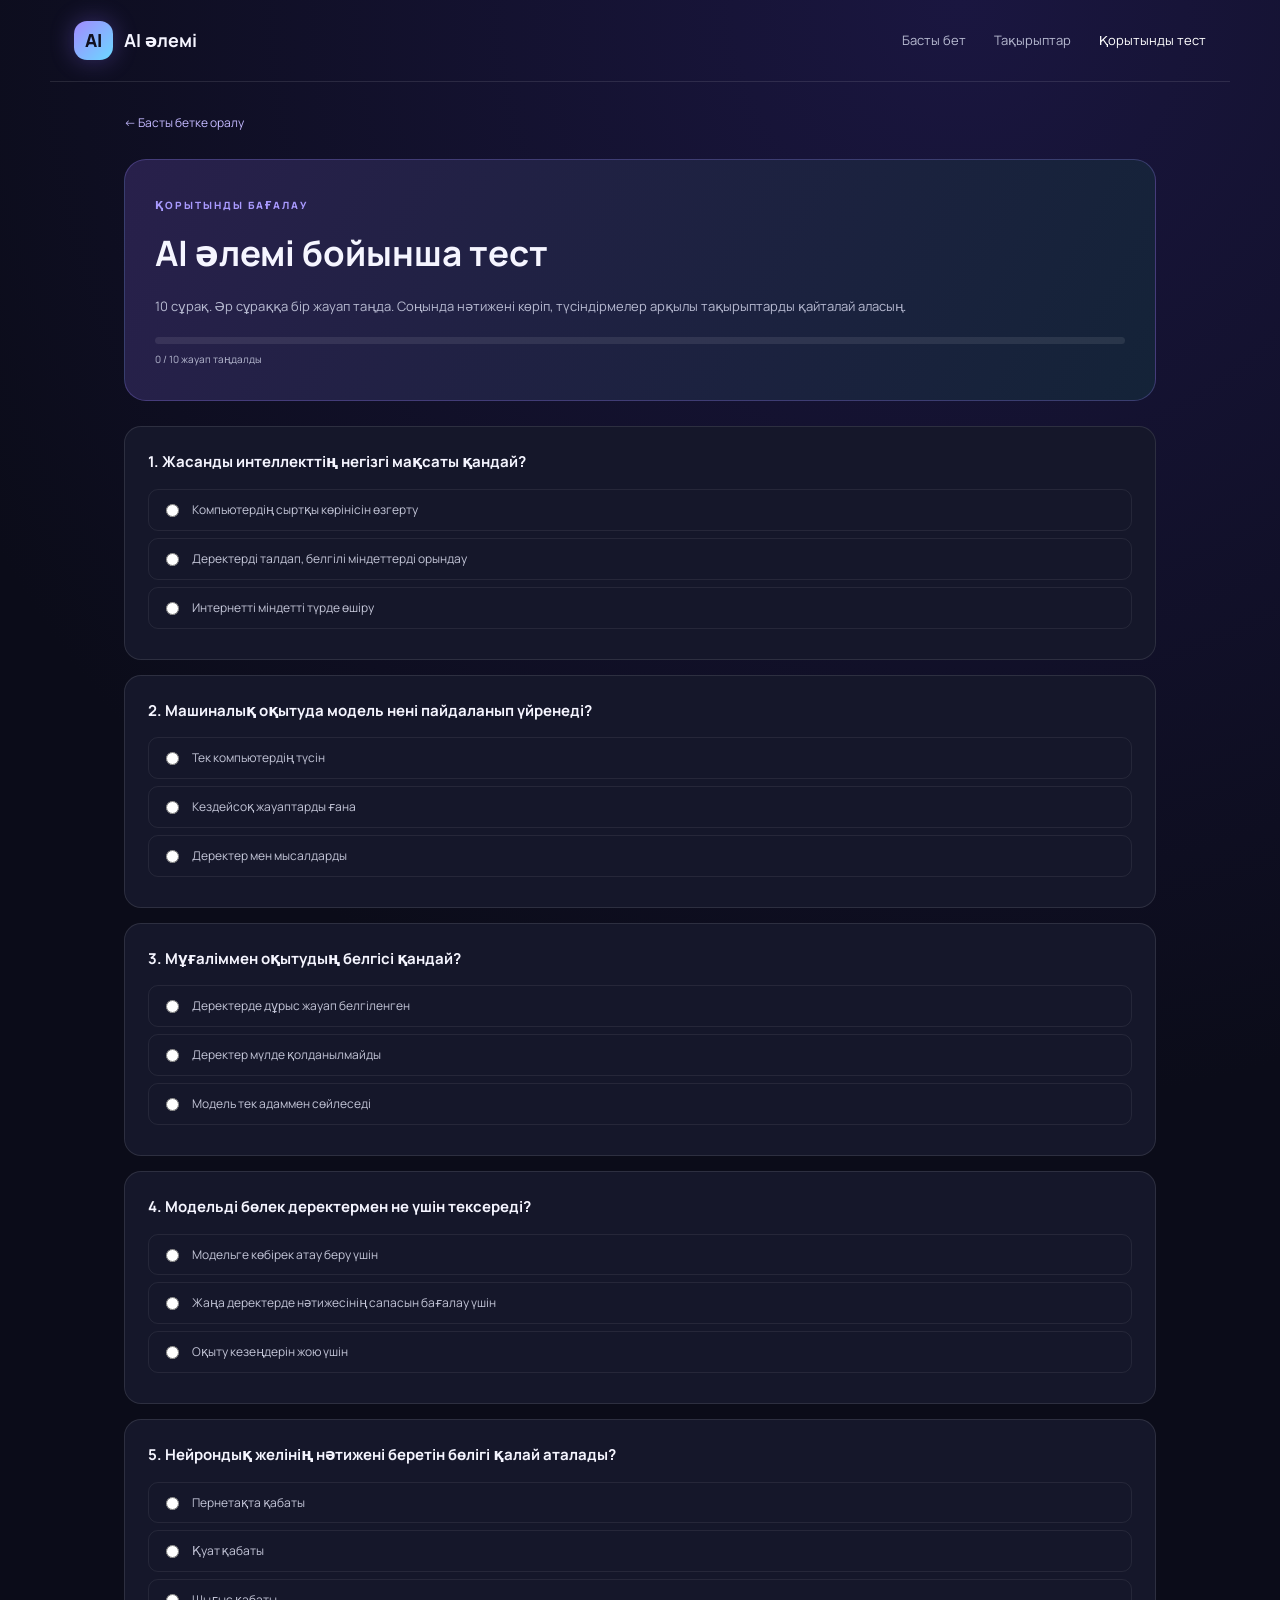
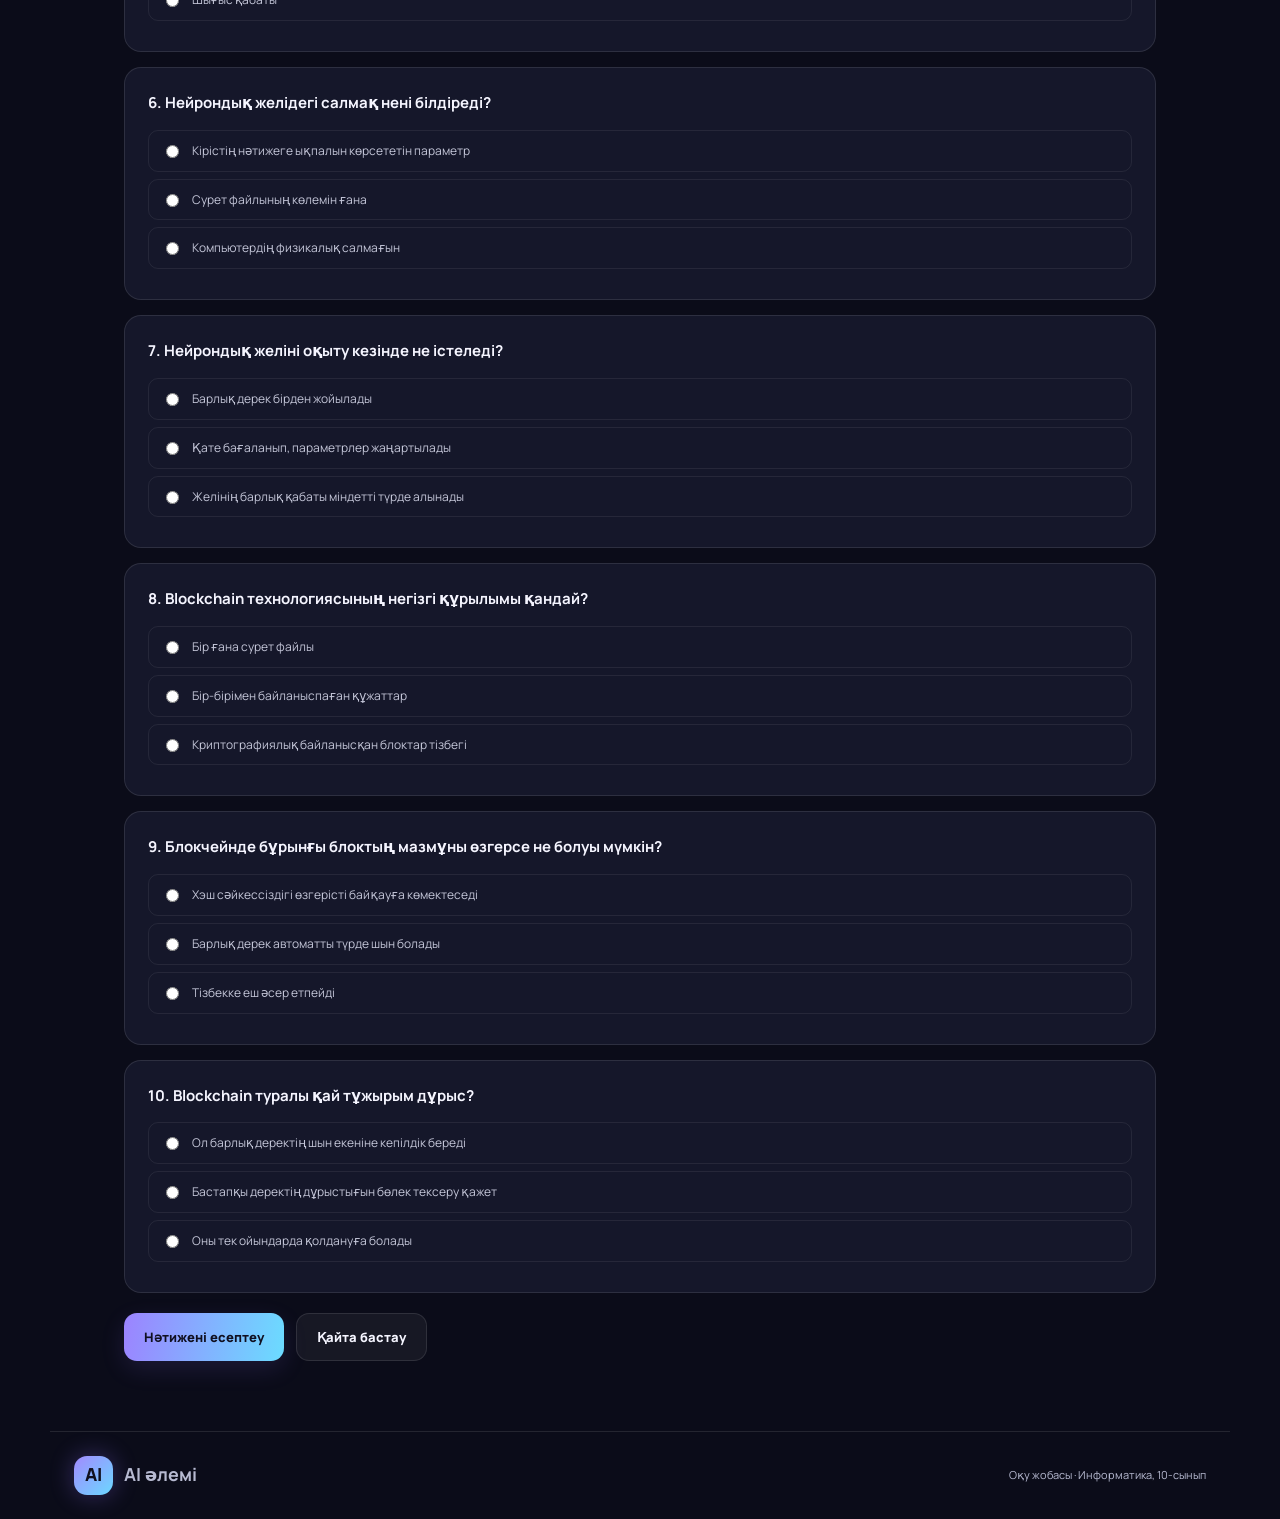
<file: test.html>
<!DOCTYPE html><html lang="kk"><head><meta charset="UTF-8"><meta name="viewport" content="width=device-width, initial-scale=1.0"><title>Қорытынды тест | AI әлемі</title><link rel="stylesheet" href="style.css"><script defer src="script.js"></script></head><body>
<header class="topbar"><a class="logo" href="index.html"><span class="logo-icon">AI</span><span>AI <b>әлемі</b></span></a><nav><a href="index.html">Басты бет</a><a href="index.html#topics">Тақырыптар</a><a class="active" href="test.html">Қорытынды тест</a></nav></header>
<main class="lesson"><a class="back" href="index.html">← Басты бетке оралу</a><section class="test-intro"><span class="kicker">ҚОРЫТЫНДЫ БАҒАЛАУ</span><h1>AI әлемі бойынша тест</h1><p>10 сұрақ. Әр сұраққа бір жауап таңда. Соңында нәтижені көріп, түсіндірмелер арқылы тақырыптарды қайталай аласың.</p><div class="progress-wrap"><div id="progress-bar"></div></div><small id="progress-text">0 / 10 жауап таңдалды</small></section>
<form id="quiz-form">
<div class="question" data-answer="1" data-explain="ЖИ жүйелері деректерді өңдеу, заңдылық табу және міндеттерді орындау үшін алгоритмдер мен модельдерді пайдаланады."><h3>1. Жасанды интеллекттің негізгі мақсаты қандай?</h3><label><input type="radio" name="q1" value="0"> Компьютердің сыртқы көрінісін өзгерту</label><label><input type="radio" name="q1" value="1"> Деректерді талдап, белгілі міндеттерді орындау</label><label><input type="radio" name="q1" value="2"> Интернетті міндетті түрде өшіру</label></div>
<div class="question" data-answer="2" data-explain="Машиналық оқыту модельдері мысалдардан заңдылықтарды үйренеді."><h3>2. Машиналық оқытуда модель нені пайдаланып үйренеді?</h3><label><input type="radio" name="q2" value="0"> Тек компьютердің түсін</label><label><input type="radio" name="q2" value="1"> Кездейсоқ жауаптарды ғана</label><label><input type="radio" name="q2" value="2"> Деректер мен мысалдарды</label></div>
<div class="question" data-answer="0" data-explain="Мұғаліммен оқытуда әр мысалға дұрыс белгі немесе жауап беріледі."><h3>3. Мұғаліммен оқытудың белгісі қандай?</h3><label><input type="radio" name="q3" value="0"> Деректерде дұрыс жауап белгіленген</label><label><input type="radio" name="q3" value="1"> Деректер мүлде қолданылмайды</label><label><input type="radio" name="q3" value="2"> Модель тек адаммен сөйлеседі</label></div>
<div class="question" data-answer="1" data-explain="Тексеру деректері модельдің бұрын көрмеген мысалдарда қалай жұмыс істейтінін бағалауға көмектеседі."><h3>4. Модельді бөлек деректермен не үшін тексереді?</h3><label><input type="radio" name="q4" value="0"> Модельге көбірек атау беру үшін</label><label><input type="radio" name="q4" value="1"> Жаңа деректерде нәтижесінің сапасын бағалау үшін</label><label><input type="radio" name="q4" value="2"> Оқыту кезеңдерін жою үшін</label></div>
<div class="question" data-answer="2" data-explain="Нейрондық желі кіріс, жасырын және шығыс қабаттарынан тұруы мүмкін."><h3>5. Нейрондық желінің нәтижені беретін бөлігі қалай аталады?</h3><label><input type="radio" name="q5" value="0"> Пернетақта қабаты</label><label><input type="radio" name="q5" value="1"> Қуат қабаты</label><label><input type="radio" name="q5" value="2"> Шығыс қабаты</label></div>
<div class="question" data-answer="0" data-explain="Салмақ нейрондық байланыс арқылы берілетін кірістің ықпалын реттейді."><h3>6. Нейрондық желідегі салмақ нені білдіреді?</h3><label><input type="radio" name="q6" value="0"> Кірістің нәтижеге ықпалын көрсететін параметр</label><label><input type="radio" name="q6" value="1"> Сурет файлының көлемін ғана</label><label><input type="radio" name="q6" value="2"> Компьютердің физикалық салмағын</label></div>
<div class="question" data-answer="1" data-explain="Оқыту кезінде модельдің болжамы бағаланып, параметрлері қатені азайту үшін жаңартылады."><h3>7. Нейрондық желіні оқыту кезінде не істеледі?</h3><label><input type="radio" name="q7" value="0"> Барлық дерек бірден жойылады</label><label><input type="radio" name="q7" value="1"> Қате бағаланып, параметрлер жаңартылады</label><label><input type="radio" name="q7" value="2"> Желінің барлық қабаты міндетті түрде алынады</label></div>
<div class="question" data-answer="2" data-explain="Blockchain жазбаларды блоктарға топтастырып, оларды криптографиялық байланыспен тізбекке біріктіреді."><h3>8. Blockchain технологиясының негізгі құрылымы қандай?</h3><label><input type="radio" name="q8" value="0"> Бір ғана сурет файлы</label><label><input type="radio" name="q8" value="1"> Бір-бірімен байланыспаған құжаттар</label><label><input type="radio" name="q8" value="2"> Криптографиялық байланысқан блоктар тізбегі</label></div>
<div class="question" data-answer="0" data-explain="Бұрынғы блок өзгерсе, оның хэші өзгеріп, келесі блокта сақталған сілтемемен сәйкессіздік пайда болуы мүмкін."><h3>9. Блокчейнде бұрынғы блоктың мазмұны өзгерсе не болуы мүмкін?</h3><label><input type="radio" name="q9" value="0"> Хэш сәйкессіздігі өзгерісті байқауға көмектеседі</label><label><input type="radio" name="q9" value="1"> Барлық дерек автоматты түрде шын болады</label><label><input type="radio" name="q9" value="2"> Тізбекке еш әсер етпейді</label></div>
<div class="question" data-answer="1" data-explain="Блокчейн бастапқыда жалған енгізілген деректің шындығын өздігінен дәлелдей алмайды."><h3>10. Blockchain туралы қай тұжырым дұрыс?</h3><label><input type="radio" name="q10" value="0"> Ол барлық деректің шын екеніне кепілдік береді</label><label><input type="radio" name="q10" value="1"> Бастапқы деректің дұрыстығын бөлек тексеру қажет</label><label><input type="radio" name="q10" value="2"> Оны тек ойындарда қолдануға болады</label></div>
<div class="quiz-actions"><button class="button" type="submit">Нәтижені есептеу</button><button class="button secondary" type="button" id="reset-btn">Қайта бастау</button></div></form><section id="result" class="result-panel" hidden aria-live="polite"></section></main><footer><a class="logo" href="index.html"><span class="logo-icon">AI</span><span>AI <b>әлемі</b></span></a><span>Оқу жобасы · Информатика, 10-сынып</span></footer></body></html>
</file>
<file: style.css>
@import url('https://fonts.googleapis.com/css2?family=Manrope:wght@400;500;600;700;800&display=swap');
:root{--ink:#f5f5ff;--muted:#b7bad1;--bg:#0b0c19;--panel:#15172a;--line:rgba(255,255,255,.1);--purple:#a58bff;--cyan:#72dfff}
*{box-sizing:border-box}html{scroll-behavior:smooth}body{margin:0;background:radial-gradient(circle at 75% 0%,#1a1640 0,transparent 34%),var(--bg);color:var(--ink);font-family:Manrope,system-ui,sans-serif;line-height:1.65}a{color:inherit;text-decoration:none}.topbar{height:82px;max-width:1180px;margin:auto;padding:0 24px;display:flex;align-items:center;justify-content:space-between;border-bottom:1px solid var(--line)}.logo{display:flex;align-items:center;gap:11px;font-size:18px;font-weight:700}.logo-icon{width:39px;height:39px;border-radius:13px;display:grid;place-items:center;background:linear-gradient(135deg,#a28aff,#6bd8ff);color:#101020;font-weight:800;box-shadow:0 0 25px #8c70ff55}.topbar nav{display:flex;gap:28px;color:var(--muted);font-size:13px}.topbar nav a:hover,.topbar nav .active{color:white}.hero{max-width:1180px;margin:auto;padding:72px 24px 62px;display:grid;grid-template-columns:1.05fr .95fr;align-items:center;gap:46px;min-height:560px}.kicker{font-size:10px;letter-spacing:2px;font-weight:800;color:#a99aff}.hero h1{font-size:clamp(36px,5vw,58px);line-height:1.12;letter-spacing:-2px;margin:20px 0}.hero h1 em{font-style:normal;background:linear-gradient(90deg,#b29aff,#73e2ff);color:transparent;background-clip:text}.hero p,.section-head p,.test-callout p{color:var(--muted);font-size:14px;max-width:600px}.button{display:inline-flex;align-items:center;justify-content:center;gap:18px;border:0;border-radius:13px;padding:14px 20px;background:linear-gradient(100deg,#9c83ff,#6bdcff);color:#101021;font:800 13px Manrope,sans-serif;cursor:pointer;box-shadow:0 8px 25px #8d72ff22}.button:hover{filter:brightness(1.08);transform:translateY(-1px)}.hero-stats{display:flex;gap:28px;margin-top:38px}.hero-stats div{display:flex;flex-direction:column}.hero-stats strong{font-size:16px}.hero-stats span{font-size:10px;color:var(--muted)}.hero-visual{position:relative;min-height:360px;border:1px solid #a28aff3a;border-radius:34px;background:linear-gradient(145deg,#1d1a42,#10182c 65%,#112b42);display:grid;place-items:center;overflow:hidden}.hero-visual>img{width:100%;height:100%;position:absolute;inset:0;object-fit:cover}.visual-glow{position:absolute;width:240px;height:240px;background:#7b61ff66;filter:blur(85px);border-radius:50%}.ai-chip{z-index:1;width:150px;height:150px;border:1px solid #c4b8ff99;border-radius:42px;display:grid;place-items:center;font-size:54px;font-weight:800;background:linear-gradient(145deg,#ffffff22,#9d88ff22);box-shadow:0 0 60px #9b81ff66;transform:rotate(-8deg)}.ai-chip span{font-size:22px;color:#74e5ff}.orbit{position:absolute;border:1px solid #b8a7ff55;border-radius:50%;width:270px;height:270px;transform:rotate(-20deg)}.orbit-b{width:350px;height:180px;transform:rotate(35deg)}.floating-tag{position:absolute;z-index:2;background:#15162be8;border:1px solid var(--line);border-radius:12px;padding:9px 13px;font-size:11px;box-shadow:0 10px 30px #0004}.tag-top{top:48px;left:20px}.tag-bottom{bottom:42px;right:20px}.image-placeholder{display:none;position:absolute;inset:0;place-items:center;align-content:center;gap:8px;background:radial-gradient(circle,#30245f,#11172a 70%);color:#c5b6ff;text-align:center;padding:20px}.image-placeholder span{font-size:46px}.image-placeholder small{font-size:10px;color:#b7bad1}.hero-visual .image-placeholder{position:relative;width:100%;height:100%;min-height:360px}.intro-strip{max-width:1132px;margin:0 auto 45px;padding:17px 23px;border:1px solid var(--line);background:#ffffff06;border-radius:16px;display:flex;align-items:center;gap:15px}.intro-strip p{margin:0;color:var(--muted);font-size:13px}.intro-strip b{color:white}.strip-symbol{color:#b7a3ff;font-size:25px}.section{max-width:1180px;margin:auto;padding:25px 24px 72px}.section-head{display:flex;justify-content:space-between;align-items:end;margin-bottom:27px}.section-head h2,.test-callout h2{font-size:30px;letter-spacing:-1px;margin:7px 0}.section-head p{max-width:300px;font-size:12px}.topic-grid{display:grid;grid-template-columns:repeat(2,minmax(0,1fr));gap:20px}.topic-card{border:1px solid var(--line);border-radius:21px;overflow:hidden;background:#15172a;transition:.2s}.topic-card:hover{transform:translateY(-5px);border-color:#9d8cff88;box-shadow:0 18px 45px #0004}.card-image{height:205px;position:relative;overflow:hidden;background:linear-gradient(130deg,#25204e,#12243a)}.card-image img{width:100%;height:100%;object-fit:cover;display:block;transition:transform .4s}.topic-card:hover .card-image img{transform:scale(1.04)}.card-image .image-placeholder{display:grid}.card-image .image-placeholder span{font-size:38px}.number{position:absolute;right:16px;top:16px;background:#0b0c19c9;border:1px solid #ffffff2a;border-radius:9px;padding:4px 9px;font-size:11px}.card-body{padding:22px 23px 24px}.mini-label{font-size:9px;letter-spacing:1.6px;color:#aaa0ff;font-weight:800}.card-body h3{font-size:20px;line-height:1.35;margin:10px 0}.card-body p{font-size:12px;color:var(--muted);margin:0 0 18px}.read-link{font-size:12px;font-weight:800;color:#c4b9ff;display:flex;justify-content:space-between}.test-callout{max-width:1132px;margin:0 auto 75px;padding:30px;border:1px solid #8f7bff44;border-radius:22px;background:linear-gradient(110deg,#29204a,#152137);display:flex;align-items:center;gap:22px}.callout-icon{width:54px;height:54px;display:grid;place-items:center;flex-shrink:0;border-radius:17px;background:#9d88ff24;color:#b8a7ff;font-size:26px}.test-callout div:nth-child(2){flex:1}.test-callout h2{font-size:23px}.test-callout p{margin:0;font-size:12px}.test-callout .button{white-space:nowrap}footer{border-top:1px solid var(--line);max-width:1180px;margin:auto;padding:24px;color:var(--muted);font-size:11px;display:flex;justify-content:space-between;align-items:center}.lesson{max-width:1080px;margin:auto;padding:26px 24px 70px}.back{font-size:12px;color:#c4b9ff}.lesson-hero{margin:24px 0 28px;border:1px solid var(--line);border-radius:25px;overflow:hidden;display:grid;grid-template-columns:1.2fr .8fr;min-height:270px;background:linear-gradient(120deg,#201c43,#111c30)}.lesson-hero>div:first-child{padding:32px;align-self:center}.lesson-hero h1{font-size:clamp(28px,4vw,42px);line-height:1.17;letter-spacing:-1.4px;margin:13px 0}.lesson-hero p{font-size:13px;color:var(--muted);max-width:530px}.lesson-image{position:relative;min-height:260px;background:#171934}.lesson-image img{width:100%;height:100%;position:absolute;inset:0;object-fit:cover}.lesson-image .image-placeholder{display:grid}.content-grid{display:grid;grid-template-columns:repeat(2,minmax(0,1fr));gap:17px}.content-card{padding:25px;border:1px solid var(--line);border-radius:19px;background:linear-gradient(145deg,#17192d,#121424)}.content-card.wide{grid-column:1/-1}.content-card h2{font-size:20px;line-height:1.35;margin:0 0 15px}.content-card h3{font-size:14px;margin:0 0 7px}.content-card p,.content-card li{font-size:12px;color:#c4c6d8}.content-card p{margin:0 0 12px}.content-card ul,.content-card ol{padding-left:20px;margin:8px 0}.content-card li{padding:3px 0}.callout{padding:14px 16px;border-left:3px solid #9b86ff;background:#9b86ff12;border-radius:0 10px 10px 0;font-size:12px;color:#d8d3f9;margin-top:16px}.flow{display:grid;gap:8px;text-align:center}.flow>div{background:#25203e;border:1px solid #9d88ff55;border-radius:10px;padding:12px;font-size:12px;font-weight:800}.flow small{display:block;font-weight:400;color:var(--muted);font-size:10px}.flow>b{color:#9c8cff}.small{font-size:10px!important;color:#9297b3!important;margin-top:10px!important}.example{display:flex;gap:16px;background:#ffffff05;border:1px solid var(--line);padding:16px;border-radius:14px;margin-top:12px}.example-icon{font-size:26px;flex-shrink:0}.example p{margin:5px 0 11px}.example p:last-child{margin-bottom:0}.two-col{display:grid;grid-template-columns:1fr 1fr;gap:20px}.positive{color:#83e5bc}.caution{color:#ffb7a6}.checks{list-style:none;padding:0!important}.checks li{position:relative;padding-left:23px!important;margin-bottom:7px}.checks li:before{content:"✓";position:absolute;left:0;color:#8ee7c2}.steps{display:grid;gap:14px}.steps>div{display:flex;gap:12px;align-items:flex-start}.steps>div>span{width:28px;height:28px;flex-shrink:0;display:grid;place-items:center;border-radius:9px;background:#9b86ff22;color:#c1b4ff;font-size:12px;font-weight:800}.steps p{margin:3px 0 0}.type-block{display:flex;gap:12px;margin:17px 0}.type-dot{width:11px;height:11px;border-radius:50%;margin-top:7px;flex-shrink:0}.purple-dot{background:#ad8dff}.blue-dot{background:#76cfff}.green-dot{background:#70e2b1}.sample{padding:10px;background:#ffffff06;border-radius:8px}.mini-chart{padding:13px;border-radius:12px;background:#ffffff05;margin:14px 0}.chart-row{margin-bottom:12px;font-size:10px;color:#c4c6d8}.chart-row>div{height:7px;background:#2a2c42;border-radius:10px;margin-top:5px;overflow:hidden}.chart-row i{display:block;height:100%;border-radius:10px;background:linear-gradient(90deg,#a78bfa,#72dcff)}.formula{padding:17px;background:#0d1020;border:1px solid #9d88ff55;border-radius:10px;text-align:center;color:#c9bcff;font-size:13px;font-weight:800;margin:15px 0}.network-diagram{display:flex;align-items:center;justify-content:space-around;gap:10px;padding:18px 10px;background:#0e1120;border-radius:14px;margin-bottom:12px}.network-layer{display:flex;flex-direction:column;align-items:center;gap:8px;min-width:75px}.network-layer b{font-size:10px;text-align:center}.network-layer small{font-size:9px;color:var(--muted);text-align:center}.node{width:19px;height:19px;border-radius:50%;background:linear-gradient(135deg,#b09aff,#68dfff);box-shadow:0 0 13px #9b86ff77}.network-lines{color:#9b86ff;font-size:22px}.blockchain-flow{display:flex;align-items:center;justify-content:center;gap:10px;margin:20px 0}.chain-block{flex:1;min-width:0;padding:16px 10px;border:1px solid #66d8b077;background:#15372f55;border-radius:12px;display:flex;flex-direction:column;gap:6px}.chain-block span{font-size:9px;letter-spacing:1px;color:#7ce8bc}.chain-block b{font-size:12px}.chain-block small{font-size:9px;color:var(--muted);overflow-wrap:anywhere}.chain-link{color:#7ce8bc}.lesson-nav{display:flex;justify-content:space-between;align-items:center;margin-top:25px;font-size:12px;color:#c4b9ff}.test-intro{padding:30px;border:1px solid #9b86ff44;border-radius:22px;background:linear-gradient(120deg,#28204b,#142338);margin:25px 0}.test-intro h1{font-size:35px;margin:8px 0}.test-intro p{color:var(--muted);font-size:13px}.progress-wrap{height:7px;background:#ffffff16;border-radius:20px;overflow:hidden;margin-top:20px}.progress-wrap div{height:100%;width:0;background:linear-gradient(90deg,#a28aff,#6bdcff);transition:width .2s}#progress-text{font-size:10px;color:var(--muted)}.question{padding:23px;margin:15px 0;border:1px solid var(--line);background:#15172a;border-radius:17px}.question h3{font-size:15px;margin:0 0 14px}.question label{display:flex;align-items:flex-start;gap:10px;padding:10px 12px;margin:7px 0;border:1px solid #ffffff12;border-radius:10px;color:#c4c6d8;font-size:12px;cursor:pointer}.question label:has(input:checked){border-color:#9b86ff;background:#9b86ff13;color:white}.question input{accent-color:#a58bff;margin-top:4px}.quiz-actions{display:flex;gap:12px;margin-top:20px}.secondary{background:#ffffff0d;color:#f5f5ff;border:1px solid var(--line);box-shadow:none}.result-panel{margin-top:20px;padding:25px;border:1px solid #9b86ff55;background:#17192d;border-radius:17px}.result-panel h2{margin-top:0}.result-panel p{font-size:13px;color:var(--muted)}.answer-review{padding:12px;border-radius:10px;margin:8px 0;background:#ffffff05;font-size:12px}.answer-review.correct{border-left:3px solid #70e2b1}.answer-review.incorrect{border-left:3px solid #ff9e9e}
@media(max-width:760px){.topbar{height:auto;min-height:75px;align-items:flex-start;padding-top:16px;padding-bottom:16px;gap:14px;flex-direction:column}.topbar nav{gap:16px;flex-wrap:wrap}.hero{grid-template-columns:1fr;padding-top:45px;gap:28px}.hero-visual{min-height:280px}.hero-stats{gap:17px}.section-head{align-items:flex-start;flex-direction:column;gap:5px}.topic-grid,.content-grid{grid-template-columns:1fr}.content-card.wide{grid-column:auto}.test-callout{margin:0 18px 45px;flex-wrap:wrap}.test-callout .button{width:100%}.lesson-hero{grid-template-columns:1fr}.lesson-hero>div:first-child{padding:25px}.lesson-image{min-height:210px}.two-col{grid-template-columns:1fr}.blockchain-flow{align-items:stretch;flex-direction:column}.chain-link{text-align:center;transform:rotate(90deg)}.network-diagram{gap:4px;padding:12px 4px}.network-layer{min-width:60px}.network-layer b{font-size:9px}.network-lines{font-size:15px}.lesson-nav{gap:15px;align-items:flex-start;flex-direction:column}footer{gap:12px;align-items:flex-start;flex-direction:column}}
</file>
